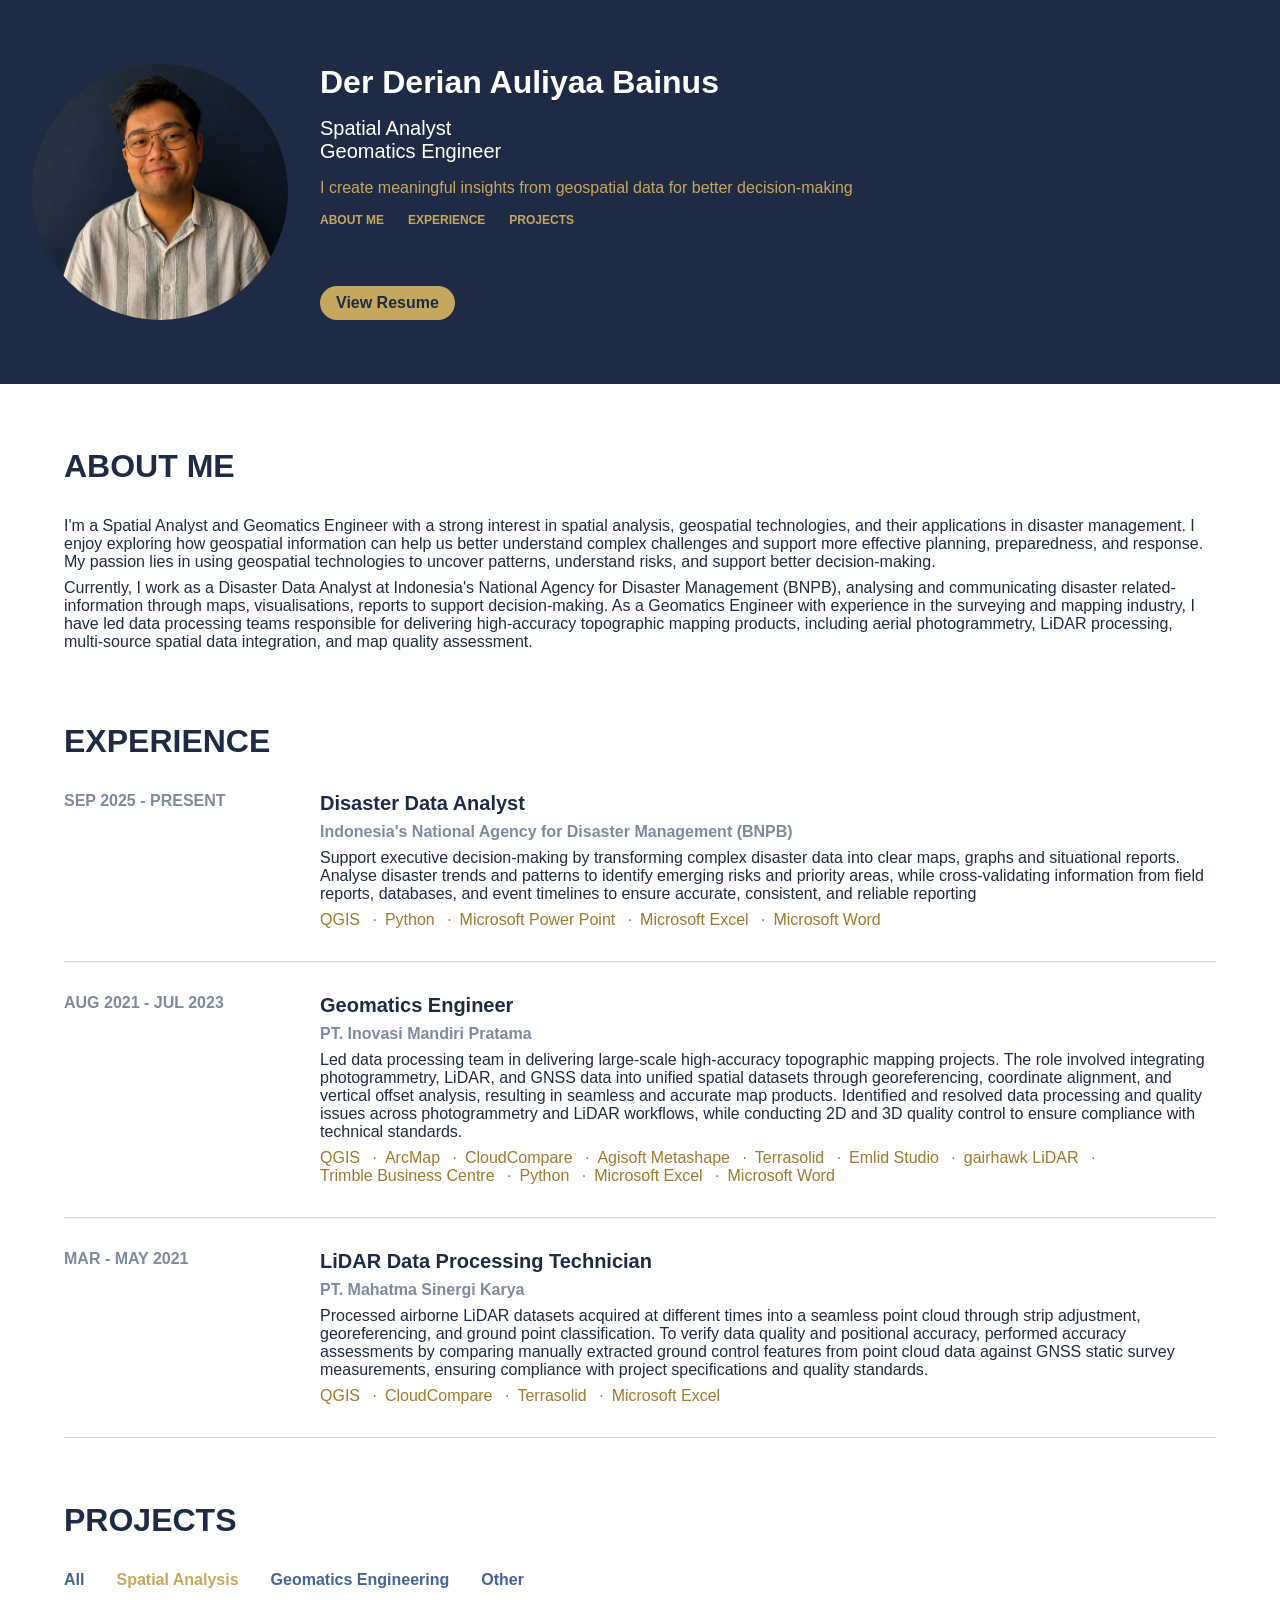
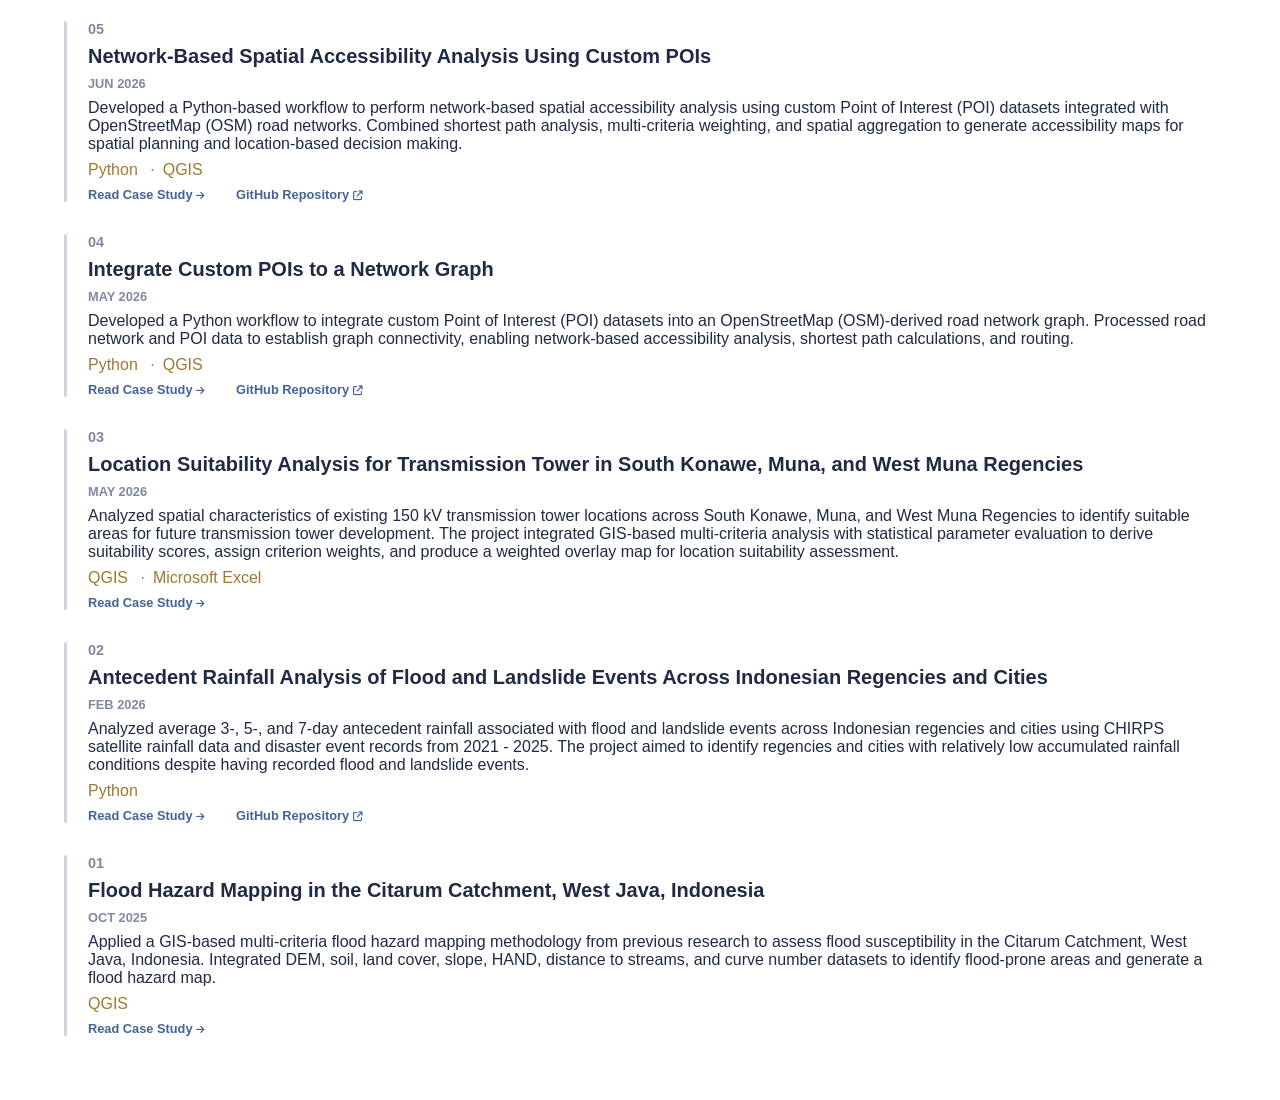
<file: index.html>
<!doctype html>
<html lang="en">

<head>
  <meta charset="UTF-8">
  <meta name="viewport" content="width=device-width, initial-scale=1.0">
  <title>My Portfolio</title>
  <link rel="stylesheet" href="styles.css">
  <link rel='stylesheet' href='https://cdn.boxicons.com/fonts/basic/boxicons.min.css'>
  <link rel='stylesheet' href='https://cdn.boxicons.com/fonts/brands/boxicons-brands.min.css'>
  <link rel="stylesheet" href="https://cdnjs.cloudflare.com/ajax/libs/font-awesome/6.7.2/css/all.min.css">
</head>

<body>

  <div class="container">

    <aside class="sidebar">
      <div class="image-box">
        <img src="img/image2.jpg" alt="Profile Picture" title="Profile Picture">
      </div>     

      <div class="hero-content">
        <div class="info">
          <h1>Der Derian Auliyaa Bainus</h1>
          <h2>Spatial Analyst </br>Geomatics Engineer</h2>
          <p>I create meaningful insights from geospatial data for better decision-making</p>
        </div>

        <div class="button">
          <a href="#about" class="btn">ABOUT ME</a>
          <a href="#experience" class="btn">EXPERIENCE</a>
          <a href="#projects" class="btn">PROJECTS</a>
        </div>

        <div class="link">
          <div class="cta">
            <a href="#View Resume" class="btn">View Resume</a>
          </div>

          <div class="sci">
            <a href="https://github.com/derderianab" target="_blank" rel="noopener noreferrer"><i class='bxl bx-github'></i></a>
            <a href="https://www.linkedin.com/in/derderianab/" target="_blank" rel="noopener noreferrer"><i class='bxl bx-linkedin-square'></i></a>
            <a href="mailto:derderianab@gmail.com"><i class='bxl bx-gmail'></i></a>
          </div>
        </div>
      </div>
    </aside>

    <main class="content">

        <section id="about" class="about">
          <h1>ABOUT ME</h1>
          <p>I'm a Spatial Analyst and Geomatics Engineer with a strong interest in spatial analysis,
              geospatial technologies, and their applications in disaster management. 
              I enjoy exploring how geospatial information can help us better understand complex challenges and support more effective planning, 
              preparedness, and response. My passion lies in using geospatial technologies to uncover patterns, 
              understand risks, and support better decision-making.</p>
          <p>Currently, I work as a Disaster Data Analyst at Indonesia's National Agency for Disaster Management (BNPB), analysing and communicating
            disaster related-information through maps, visualisations, reports to support decision-making. 
            As a Geomatics Engineer with experience in the surveying and mapping industry, 
            I have led data processing teams responsible for delivering high-accuracy topographic mapping products, 
            including aerial photogrammetry, LiDAR processing, multi-source spatial data integration, and map quality assessment.</p>
        </section>
    
        <section id= "experience" class="experience">

          <h1>EXPERIENCE</h1>

          <div class="exp-cards">

            <div class="exp-item">
              <div class="exp-year">
                <h2>SEP 2025 - PRESENT</h2>
              </div>

              <div class="exp-pos">
                <h2>Disaster Data Analyst</h2>
              </div>

              <div class="exp-employer">
                <h3>Indonesia's National Agency for Disaster Management (BNPB)</h3>
              </div>

              <div class="exp-content">
                <p>Support executive decision-making by transforming complex disaster data into clear maps, graphs and situational reports. 
                  Analyse disaster trends and patterns to identify emerging risks and priority areas, 
                  while cross-validating information from field reports, databases, and event timelines to ensure accurate, 
                  consistent, and reliable reporting</p>
              </div>

              <div class="exp-skills">
                <ul class="skills-item">
                  <li>QGIS</li>
                  <li>Python</li>
                  <li>Microsoft Power Point</li>
                  <li>Microsoft Excel</li>
                  <li>Microsoft Word</li>
                </ul>
              </div>
            </div>

            <div class="exp-item">
              <div class="exp-year">
                <h2>AUG 2021 - JUL 2023</h2>
              </div>

              <div class="exp-pos">
                <h2>Geomatics Engineer</h2>
              </div>

              <div class="exp-employer">
                <h3>PT. Inovasi Mandiri Pratama</h3>
              </div>

              <div class="exp-content">
                <p>Led data processing team in delivering large-scale high-accuracy topographic mapping projects. 
                  The role involved integrating photogrammetry, LiDAR, and GNSS data into unified spatial datasets through georeferencing, 
                  coordinate alignment, and vertical offset analysis, resulting in seamless and accurate map products. 
                  Identified and resolved data processing and quality issues across photogrammetry and LiDAR workflows, 
                  while conducting 2D and 3D quality control to ensure compliance with technical standards.</p>
              </div>

              <div class="exp-skills">
                <ul class="skills-item">
                  <li>QGIS</li>
                  <li>ArcMap</li>
                  <li>CloudCompare</li>
                  <li>Agisoft Metashape</li>
                  <li>Terrasolid</li>
                  <li>Emlid Studio</li>
                  <li>gairhawk LiDAR</li>
                  <li>Trimble Business Centre</li>
                  <li>Python</li>
                  <li>Microsoft Excel</li>
                  <li>Microsoft Word</li>
                </ul>
              </div>
            </div>

            <div class="exp-item">
              <div class="exp-year">
                <h2>MAR - MAY 2021</h2>
              </div>

              <div class="exp-pos">
                <h2>LiDAR Data Processing Technician</h2>
              </div>

              <div class="exp-employer">
                <h3>PT. Mahatma Sinergi Karya</h3>
              </div>

              <div class="exp-content">
                <p>Processed airborne LiDAR datasets acquired at different times into a seamless point cloud through strip adjustment, 
                  georeferencing, and ground point classification. To verify data quality and positional accuracy, 
                  performed accuracy assessments by comparing manually extracted ground control features from point cloud data 
                  against GNSS static survey measurements, ensuring compliance with project specifications and quality standards.</p>
              </div>

              <div class="exp-skills">
                <ul class="skills-item">
                  <li>QGIS</li>
                  <li>CloudCompare</li>
                  <li>Terrasolid</li>
                  <li>Microsoft Excel</li>
                </ul>
              </div>
            </div>

          </div>

        </section>

        <section id="projects" class="projects">
          <h1>PROJECTS</h1>

          <nav class="project-filter">

              <button data-filter="all">
                  All
              </button>

              <button class="active" data-filter="geodata">
                  Spatial Analysis
              </button>

              <button data-filter="geomatics">
                  Geomatics Engineering
              </button>

              <button data-filter="other">
                  Other
              </button>

          </nav>

          <div class="proj-cards">

            <div class="proj-item" data-category="other">
              <div class="proj-number"></div>

              <div class="proj-title">
                <h2>Personal Portfolio Website</h2>
              </div>

              <div class="proj-year">
                <h2>JUN 2026</h2>
              </div>

              <div class="proj-desc">
                <p>Designed and developed a personal portfolio website to showcase geospatial projects, technical skills, and professional experience. Built using HTML and CSS with a responsive layout and integrated GitHub repository links for project documentation and source code.</p>
              </div>
              <div class="proj-skills">
                <ul class="skills-item">
                  <li>HTML</li>
                  <li>CSS</li>
                </ul>
              </div>
              <div class="proj-link">
                <a href="https://github.com/derderianab/derderianab.github.io" target="_blank" rel="noopener noreferrer">
                  GitHub Repository <i class="fa-solid fa-arrow-up-right-from-square"></i>
                </a>
              </div>
            </div>

            <div class="proj-item" data-category="geodata">
              <div class="proj-number"></div>

              <div class="proj-title">
                <h2>Network-Based Spatial Accessibility Analysis Using Custom POIs</h2>
              </div>

              <div class="proj-year">
                <h2>JUN 2026</h2>
              </div>

              <div class="proj-desc">
                <p>Developed a Python-based workflow to perform network-based spatial accessibility analysis using custom Point of Interest (POI) datasets integrated with OpenStreetMap (OSM) road networks. Combined shortest path analysis, multi-criteria weighting, and spatial aggregation to generate accessibility maps for spatial planning and location-based decision making.</p>
              </div>
              <div class="proj-skills">
                <ul class="skills-item">
                  <li>Python</li>
                  <li>QGIS</li>
                </ul>
              </div>
              <div class="proj-link">
                <a href="#View Detail" target="_blank" rel="noopener noreferrer">
                  Read Case Study <i class="fa-solid fa-arrow-right"></i>
                </a>
                <a href="https://github.com/derderianab/Spatial-Accessibility-Analyzer" target="_blank" rel="noopener noreferrer">
                  GitHub Repository <i class="fa-solid fa-arrow-up-right-from-square"></i>
                </a>
              </div>
            </div>

            <div class="proj-item" data-category="geodata">
              <div class="proj-number"></div>

              <div class="proj-title">
                <h2>Integrate Custom POIs to a Network Graph</h2>
              </div>

              <div class="proj-year">
                <h2>MAY 2026</h2>
              </div>

              <div class="proj-desc">
                <p>Developed a Python workflow to integrate custom Point of Interest (POI) datasets into an OpenStreetMap (OSM)-derived road network graph. Processed road network and POI data to establish graph connectivity, enabling network-based accessibility analysis, shortest path calculations, and routing.</p>
              </div>
              <div class="proj-skills">
                <ul class="skills-item">
                  <li>Python</li>
                  <li>QGIS</li>
                </ul>
              </div>
              <div class="proj-link">
                <a href="#View Detail" target="_blank" rel="noopener noreferrer">
                  Read Case Study <i class="fa-solid fa-arrow-right"></i>
                </a>
                <a href="https://github.com/derderianab/Integrate-Custom-POI-to-a-Network-Graph" target="_blank" rel="noopener noreferrer">
                  GitHub Repository <i class="fa-solid fa-arrow-up-right-from-square"></i>
                </a>
              </div>
            </div>

            <div class="proj-item" data-category="geodata">
              <div class="proj-number"></div>

              <div class="proj-title">
                <h2>Location Suitability Analysis for Transmission Tower in South Konawe, Muna, and West Muna Regencies</h2>
              </div>

              <div class="proj-year">
                <h2>MAY 2026</h2>
              </div>

              <div class="proj-desc">
                <p>Analyzed spatial characteristics of existing 150 kV transmission tower locations across South Konawe, Muna, and West Muna Regencies to identify suitable areas for future transmission tower development. The project integrated GIS-based multi-criteria analysis with statistical parameter evaluation to derive suitability scores, assign criterion weights, and produce a weighted overlay map for location suitability assessment.</p>
              </div>
              <div class="proj-skills">
                <ul class="skills-item">
                  <li>QGIS</li>
                  <li>Microsoft Excel</li>
                </ul>
              </div>
              <div class="proj-link">
                <a href="#View Detail" target="_blank" rel="noopener noreferrer">
                  Read Case Study <i class="fa-solid fa-arrow-right"></i>
                </a>

              </div>
            </div>

            <div class="proj-item" data-category="geodata">
              <div class="proj-number"></div>

              <div class="proj-title">
                <h2>Antecedent Rainfall Analysis of Flood and Landslide Events Across Indonesian Regencies and Cities</h2>
              </div>

              <div class="proj-year">
                <h2>FEB 2026</h2>
              </div>

              <div class="proj-desc">
                <p>Analyzed average 3-, 5-, and 7-day antecedent rainfall associated with flood and landslide events across Indonesian regencies and cities using CHIRPS satellite rainfall data and disaster event records from 2021 - 2025. The project aimed to identify regencies and cities with relatively low accumulated rainfall conditions despite having recorded flood and landslide events.</p>
              </div>
              <div class="proj-skills">
                <ul class="skills-item">
                  <li>Python</li>
                </ul>
              </div>
              <div class="proj-link">
                <a href="#View Detail" target="_blank" rel="noopener noreferrer">
                  Read Case Study <i class="fa-solid fa-arrow-right"></i>
                </a>
                <a href="https://github.com/derderianab/Relationship-Between-Rainfall-and-Hydrometeorological-Disasters-in-Indonesia" target="_blank" rel="noopener noreferrer">
                  GitHub Repository <i class="fa-solid fa-arrow-up-right-from-square"></i>
                </a>
              </div>
            </div>

            <div class="proj-item" data-category="geodata">
              <div class="proj-number"></div>

              <div class="proj-title">
                <h2>Flood Hazard Mapping in the Citarum Catchment, West Java, Indonesia</h2>
              </div>

              <div class="proj-year">
                <h2>OCT 2025</h2>
              </div>

              <div class="proj-desc">
                <p>Applied a GIS-based multi-criteria flood hazard mapping methodology from previous research to assess flood susceptibility in the Citarum Catchment, West Java, Indonesia. Integrated DEM, soil, land cover, slope, HAND, distance to streams, and curve number datasets to identify flood-prone areas and generate a flood hazard map.</p>
              </div>
              <div class="proj-skills">
                <ul class="skills-item">
                  <li>QGIS</li>
                </ul>
              </div>
              <div class="proj-link">
                <a href="#View Detail" target="_blank" rel="noopener noreferrer">
                  Read Case Study <i class="fa-solid fa-arrow-right"></i>
                </a>
              </div>
            </div>

            <div class="proj-item" data-category="geomatics">
              <div class="proj-number"></div>

              <div class="proj-title">
                <h2>Aerial Photogrammetry Survey</h2>
              </div>

              <div class="proj-loc">
                <h3>Cimahi City, West Java</h3>
              </div>

              <div class="proj-year">
                <h2>JUN - JUL 2023</h2>
              </div>

              <div class="proj-desc">
                <p>Led the data processing team in a UAV-based aerial photogrammetry survey covering approximately 4,200 ha. The project included orthophoto generation, digital surface model (DSM) creation, GNSS-based accuracy assessment, and quality control of final deliverables.</p>
              </div>
              <div class="proj-skills">
                <ul class="skills-item">
                  <li>Agisoft Metashape</li>
                  <li>Emlid Studio</li>
                  <li>Trimble Business Centre</li>
                  <li>QGIS</li>
                </ul>
              </div>
            </div>

            <div class="proj-item" data-category="geomatics">
              <div class="proj-number"></div>

              <div class="proj-title">
                <h2>Aerial Photogrammetry and LiDAR Survey</h2>
              </div>

              <div class="proj-loc">
                <h3>Subang Town, West Java</h3>
              </div>

              <div class="proj-year">
                <h2>MAY - JUN 2023</h2>
              </div>

              <div class="proj-desc">
                <p>Led the data processing team in an integrated aerial photogrammetry and LiDAR survey covering approximately 500 ha. The project included orthophoto generation, terrain modeling, land cover mapping, and GNSS-based accuracy assessment.</p>
              </div>
              <div class="proj-skills">
                <ul class="skills-item">
                  <li>Agisoft Metashape</li>
                  <li>Terrasolid</li>
                  <li>Emlid Studio</li>
                  <li>gAirHawk LiDAR</li>
                  <li>Trimble Business Centre</li>
                  <li>Global Mapper</li>
                </ul>
              </div>
            </div>

            <div class="proj-item" data-category="geomatics">
              <div class="proj-number"></div>

              <div class="proj-title">
                <h2>Aerial Photogrammetry Survey</h2>
              </div>

              <div class="proj-loc">
                <h3>Tuban City - Gresik Regency, East Java</h3>
              </div>

              <div class="proj-year">
                <h2>OCT - DES 2022</h2>
              </div>

              <div class="proj-desc">
                <p>Led the data processing team in a UAV-based aerial photogrammetry survey covering approximately 3,000 ha. The project included GNSS benchmark establishment, orthophoto generation, land cover mapping, and accuracy verification of final deliverables.</p>
              </div>
              <div class="proj-skills">
                <ul class="skills-item">
                  <li>Agisoft Metashape</li>
                  <li>Emlid Studio</li>
                  <li>Trimble Business Centre</li>
                  <li>Global Mapper</li>
                </ul>
              </div>
            </div>

            <div class="proj-item" data-category="geomatics">
              <div class="proj-number"></div>

              <div class="proj-title">
                <h2>Satellite Imagery and IFSAR Accuracy Assessment</h2>
              </div>

              <div class="proj-loc">
                <h3>Tangerang City, Banten</h3>
              </div>

              <div class="proj-year">
                <h2>JUL - AUG 2022</h2>
              </div>

              <div class="proj-desc">
                <p>Led the quality assessment team in evaluating the positional accuracy of satellite imagery and IFSAR datasets covering approximately 2,600 ha. The project included GNSS field surveys, control point planning, and validation of horizontal and vertical mapping accuracy.</p>
              </div>
              <div class="proj-skills">
                <ul class="skills-item">
                  <li>Trimble Business Centre</li>
                  <li>Global Mapper</li>
                </ul>
              </div>
            </div>

            <div class="proj-item" data-category="geomatics">
              <div class="proj-number"></div>

              <div class="proj-title">
                <h2>Aerial Photogrammetry and LiDAR Survey</h2>
              </div>

              <div class="proj-loc">
                <h3>West Bandung Regency, West Java</h3>
              </div>

              <div class="proj-year">
                <h2>MAY - JUN 2022</h2>
              </div>

              <div class="proj-desc">
                <p>Led the data processing team in an integrated aerial photogrammetry and LiDAR survey covering approximately 430 ha. The project included orthophoto generation, terrain modeling, data integration, and quality assessment of final mapping products.</p>
              </div>
              <div class="proj-skills">
                <ul class="skills-item">
                  <li>Agisoft Metashape</li>
                  <li>Terrasolid</li>
                  <li>Emlid Studio</li>
                  <li>gAirHawk LiDAR</li>
                  <li>Trimble Business Centre</li>
                  <li>Global Mapper</li>
                </ul>
              </div>
            </div>

            <div class="proj-item" data-category="geomatics">
              <div class="proj-number"></div>

              <div class="proj-title">
                <h2>Aerial Photogrammetry Survey</h2>
              </div>

              <div class="proj-loc">
                <h3>Sumedang Regency, West Java</h3>
              </div>

              <div class="proj-year">
                <h2>APR - JUN 2022</h2>
              </div>

              <div class="proj-desc">
                <p>Led the data processing team in a UAV-based aerial photogrammetry survey covering approximately 8,600 ha. The project included orthophoto generation, land cover digitization, quality assessment, and preparation of final mapping products.</p>
              </div>
              <div class="proj-skills">
                <ul class="skills-item">
                  <li>Agisoft Metashape</li>
                  <li>Emlid Studio</li>
                  <li>Trimble Business Centre</li>
                  <li>Global Mapper</li>
                </ul>
              </div>
            </div>

            <div class="proj-item" data-category="geomatics">
              <div class="proj-number"></div>

              <div class="proj-title">
                <h2>Aerial Photogrammetry and LiDAR Survey</h2>
              </div>

              <div class="proj-loc">
                <h3>Sumedang Regency, West Java</h3>
              </div>

              <div class="proj-year">
                <h2>MAR - MAY 2022</h2>
              </div>

              <div class="proj-desc">
                <p>Led the data processing team in an integrated aerial photogrammetry and LiDAR survey covering approximately 1,500 ha. The project included point cloud processing, terrain modeling, GNSS-based validation, and quality assessment of final products.</p>
              </div>
              <div class="proj-skills">
                <ul class="skills-item">
                  <li>Agisoft Metashape</li>
                  <li>Terrasolid</li>
                  <li>Emlid Studio</li>
                  <li>gAirHawk LiDAR</li>
                  <li>Trimble Business Centre</li>
                  <li>Global Mapper</li>
                </ul>
              </div>
            </div>

            <div class="proj-item" data-category="geomatics">
              <div class="proj-number"></div>

              <div class="proj-title">
                <h2>Geospatial Mapping and Spatial Data Verification</h2>
              </div>

              <div class="proj-loc">
                <h3>West Bandung Regency, West Java</h3>
              </div>

              <div class="proj-year">
                <h2>AUG 2021 - JAN 2022</h2>
              </div>

              <div class="proj-desc">
                <p>Coordinated field activities for a geospatial mapping project covering approximately 6,000 ha. The project included spatial data verification, orthophoto interpretation, feature digitization, and field data collection to support geospatial database development.</p>
              </div>
              <div class="proj-skills">
                <ul class="skills-item">
                  <li>Agisoft Metashape</li>
                  <li>Global Mapper</li>
                  <li>ArcMap</li>
                </ul>
              </div>
            </div>

            <div class="proj-item" data-category="geomatics">
              <div class="proj-number"></div>

              <div class="proj-title">
                <h2>Aerial Photogrammetry and LiDAR Survey</h2>
              </div>

              <div class="proj-loc">
                <h3>Tangerang City, Banten</h3>
              </div>

              <div class="proj-year">
                <h2>JUL - AUG 2021</h2>
              </div>

              <div class="proj-desc">
                <p>Processed aerial photogrammetry and LiDAR datasets covering approximately 400 ha. The project included LiDAR classification, terrain modeling, GNSS-based accuracy assessment, and quality control of final mapping products.</p>
              </div>
              <div class="proj-skills">
                <ul class="skills-item">
                  <li>Agisoft Metashape</li>
                  <li>Terrasolid</li>
                  <li>Global Mapper</li>
                </ul>
              </div>
            </div>

            <div class="proj-item" data-category="geomatics">
              <div class="proj-number"></div>

              <div class="proj-title">
                <h2>Aerial LiDAR Data Processing</h2>
              </div>

              <div class="proj-loc">
                <h3>Bandung City, West Java</h3>
              </div>

              <div class="proj-year">
                <h2>JUL - AUG 2021</h2>
              </div>

              <div class="proj-desc">
                <p>Processed aerial photogrammetry and LiDAR datasets covering approximately 400 ha. The project included LiDAR classification, terrain modeling, GNSS-based accuracy assessment, and quality control of final mapping products.</p>
              </div>
              <div class="proj-skills">
                <ul class="skills-item">
                  <li>Terrasolid</li>
                  <li>Cloud Compare</li>
                  <li>Global Mapper</li>
                </ul>
              </div>
            </div>
          </div>
        </section>

    </main>

  </div>

  <script src="script.js"></script>
  </body>

</html>
</file>
<file: styles.css>
*{
    box-sizing: border-box;
    margin: 0;
    padding: 0;
    font-family: "Plus Jakarta Sans", sans-serif;
    background-color: white;
}

.fa-solid {
    font-size: 0.8rem;
}

.container {
    display: flex;
    max-width: 80vw;
    margin: 0 auto;
    background-color: white;
}

.sidebar{
    width:30%;
    position:sticky;
    top:0;
    height:100vh;

    padding: 4rem;
    background-color: #1F2A44;
    color:white;

    display:flex;
    flex-direction: column;
    gap:2rem;
}

.hero-content{
    display: flex;
    flex-direction: column;
    gap: 1rem;
    background-color: #1F2A44;

    flex:1;
}

.link{
    margin-top: auto;
    display: flex;
    flex-direction: column;
    gap: 1rem;
    background-color: #1F2A44;
}

.image-box{
    width: 100%;
    aspect-ratio: 1 / 1;
    overflow:hidden;
    border-radius:50%;
    justify-self: center;
}

.image-box img{
    width:100%;
    height:100%;
    object-fit:cover;
}

.info{
    background-color: #1F2A44;
    display: flex;
    flex-direction: column;
    gap: 1rem;
}

.info h1{
    font-size: 2rem;
    color:white;
    background-color: #1F2A44;
    font-weight: 10rem;
}

.info h2{
    font-size: 1.25rem;
    color:white;
    background-color: #1F2A44;
    font-weight: normal;
}

.info p{
    font-size: 1rem;
    color:#C6A75E;
    background-color: #1F2A44;
}

.button{
    font-size: 0.75rem;
    display:flex;
    flex-direction:column;
    gap: 0.25rem;
    width:fit-content;
    height: fit-content;
    
    background-color: #1F2A44;
    font-weight: bold;
}

.button a{
    color: #C6A75E;
    text-decoration: none;
    background-color: #1F2A44;
}

.button a:hover{
    color: white;
    transition: .4s;
}

.cta{
    font-size: 1rem;
    display:flex;
    flex-direction:column;
    background-color: #1F2A44;
    font-weight: bold;
}

.cta .btn{
    display:inline-block;
    width:fit-content;
    padding:0.5rem 1rem;

    background-color:#C6A75E;
    color:#1F2A44;

    text-decoration:none;
    font-weight:10rem;

    border-radius:200px;
    font-weight: bold;
}

.cta .btn:hover{
    background-color:white;
    color:#1F2A44;
    transition: 0.4s;
}

.sci{
    background-color: #1F2A44;
}

.sci i{
    font-size: 2rem;
    color: #C6A75E;
    background-color: #1F2A44;
}

.sci a{
    text-decoration: none;
    color: #C6A75E;
    background-color: #1F2A44;
}

.sci i:hover{
    color: white;
    transition: 0.4s;
}

.content {
    padding: 4rem;
    display: flex;
    flex-direction: column;
    width: 70%;
    gap: 4rem;
}

.content h1{
    color:#1F2A44;
    font-size: 2rem;
    font-weight: 10rem;
    margin-bottom: 2rem;
}

.content h2{
    color:#1F2A44;
    font-size: 1.25rem;
    font-weight: norma;
    margin-bottom: 0.5rem;
}

.content h3{
    color:#1F2A44;
    font-size: 1rem;
    font-weight: bold;
    margin-bottom: 0.5rem;
}

.content p{
    color:#1F2A44;
    font-size: 1rem;
    margin-bottom: 0.5rem;
}

.content .experience{
    display:flex;
    flex-direction: column;
}

.exp-cards{
    display:flex;
    flex-direction: column;
    gap: 2rem;
}

.exp-item{
    display: grid;
    grid-template-columns: 16rem auto;
    grid-template-rows: auto auto auto auto;
    border-bottom:0.1rem solid #cfd3dd;
}

.exp-year {
    grid-column: 1;
    grid-row: 1 / span 4;
}

.exp-year h2{
    color: #7f89a0;
    font-size: 1rem;
}

.exp-pos {
    grid-column: 2;
    grid-row: 1;
}

.exp-employer {
    grid-column: 2;
    grid-row: 2;
}

.exp-employer h3{
    color:#7f89a0
}

.exp-content {
    grid-column: 2;
    grid-row: 3;
}

.exp-skills {
    grid-column: 2;
    grid-row: 4;
    margin-bottom: 2rem;
}

.skills-item{
    list-style: none;
    display: flex;
    flex-wrap: wrap;
    gap: 0;
    color: #9E7A2E;
    font-weight: normal;
}

.skills-item li:not(:last-child)::after{
    content: " · ";
    font-size: 1rem;
    margin: 0 0.5rem;
}

.project-filter{
    display:flex;
    gap:2rem;
    margin-bottom: 2rem;
}

.project-filter button{
    background:none;
    border:none;
    color:#456397;
    font-size:1rem;
    font-weight:bold;
    cursor:pointer;
}

.project-filter button:hover{
    color:#1F2A44;
    transition: .4s;
}

.project-filter button.active{
    color:#C6A75E;
}

.proj-cards{
    display: flex;
    flex-direction: column;
    gap: 2rem;
}

.proj-item{
    position: relative;
    display: block;
    padding: 0 0 0 1.5rem;

    text-decoration: none;
    color: inherit;
}

.proj-item::before{
    content: "";

    position: absolute;

    left: 0;
    top: 0;

    width: 0.2rem;
    height: 100%;

    background: #cfd3dd;

    border-radius: 999px;

    transition: .4s ease;
}

.proj-item[data-category=geodata]:hover::before{
    width: 0.5rem;
    background:#C6A75E;
}

.proj-item[data-category=geomatics]:hover::before{
    width: 0.5rem;
    background:#7f89a0;
}

.proj-item[data-category=other]:hover::before{
    width: 0.5rem;
    background:#7f89a0;
}

.proj-year h2{
    color: #7f89a0;
    font-size: 0.8rem;
}

.proj-loc h3{
    color: #7f89a0;
}

.proj-skills {
    margin-bottom: 0.5rem;
}

.proj-link {
    display: flex;
    flex-direction: row;
    gap: 2rem;
    font-size: 0.8rem;
}

.proj-link a{
    text-decoration: none;
    color: #456397;
    font-weight: bold;
}

.proj-link a:hover{
    color: #1F2A44;
    transition: .4s;
}

.proj-link i{
    font-size: 0.6rem;
}

.proj-number{

    font-size:0.9rem;
    font-weight:700;
    color:#7f89a0;
    margin-bottom:.5rem;

}

@media (min-width: 701px) and (max-width: 1400px){

    .container{
        flex-direction:column;
        max-width: 100%;
    }

    .sidebar,
    .content{
        width:100%;
    }

    .content{
        padding:1 2rem;
    }

    .sidebar{
        padding: 4rem 2rem;
        position:static;
        height:24rem;

        display:flex;
        flex-direction: row;
        gap: 2rem;
    }

    .hero-content{
        display: flex;
        flex-direction: column;
        gap: 1rem;
    }

    .hero-content .link{
        display: flex;
        flex-direction: row;
        gap: 1rem;
    }


    .image-box{
        margin: 0 auto;
        width: auto;
        height: clamp(8rem, 16rem, 100%);
    }

    .button{
        grid-column: 2 / span 2;
        grid-row: 2;
        flex-direction:row;
        gap: clamp(1rem, 1.5rem, 2rem);
    }

    .cta{
        grid-column: 2;
        grid-row: 3;
    }

    .sci{
        grid-column: 3;
        grid-row: 3;
    }

}

@media (max-width: 700px){

    .container{
        flex-direction:column;
        max-width: 100%;
    }

    .sidebar,
    .content{
        width:100%;
        padding: 4rem 2rem;
    }

    .sidebar{
        position:static;
        height:auto;
        display:flex;
        flex-direction: column;
    }

    .content{
        gap:4rem;
    }

    .image-box{
        width: 16rem;
        display: none;
    }

    .hero-content{
        display: flex;
        flex-direction: column;
        flex: 1;
    }

    .hero-content .button{
        display: none;  
    }

    .link{
        margin-top: 1rem;
        display: flex;
        flex-direction: row;
    }

    .exp-item{
        display: flex;
        flex-direction: column;
        gap: 0;
    }

}
</file>
